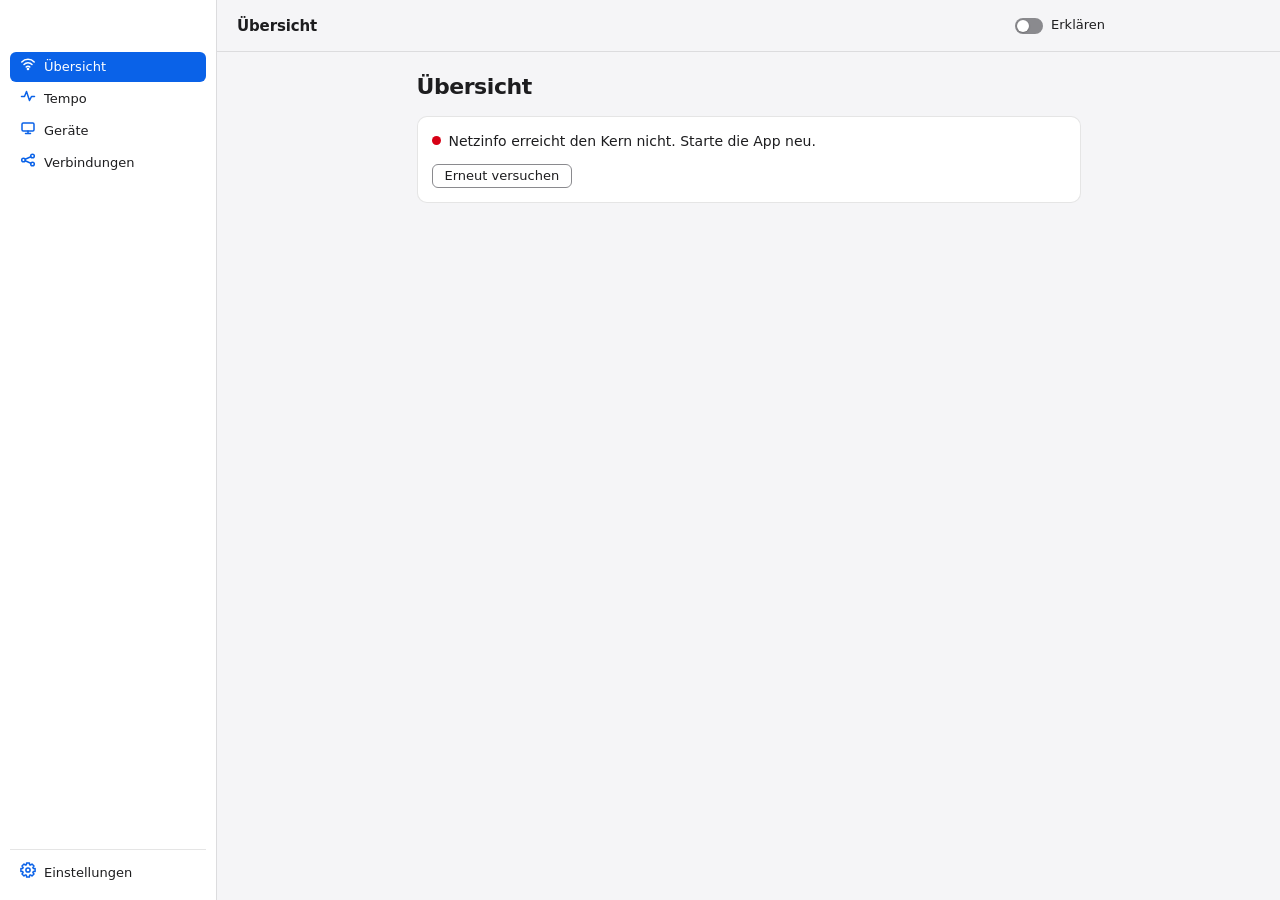
<file: app/ui/index.html>
<!doctype html>
<html lang="de">
<head>
  <meta charset="utf-8">
  <meta name="viewport" content="width=device-width, initial-scale=1">
  <title>Netzinfo</title>
  <link rel="stylesheet" href="style.css">
  <link rel="stylesheet" href="ansichten/dieses-netz.css">
  <link rel="stylesheet" href="ansichten/gemerkte-netze.css">
  <link rel="stylesheet" href="ansichten/pruefung.css">
  <link rel="stylesheet" href="ansichten/qualitaet.css">
  <link rel="stylesheet" href="ansichten/geraete.css">
  <link rel="stylesheet" href="ansichten/verbindungen.css">
  <link rel="stylesheet" href="ansichten/offen.css">
  <link rel="stylesheet" href="ansichten/live.css">
  <link rel="stylesheet" href="ansichten/uebersicht.css">
  <link rel="stylesheet" href="ansichten/tempo.css">
  <script defer src="bilder.js"></script>
  <script defer src="app.js"></script>
  <script defer src="ansichten/dieses-netz.js"></script>
  <script defer src="ansichten/gemerkte-netze.js"></script>
  <script defer src="ansichten/pruefung.js"></script>
  <script defer src="ansichten/qualitaet.js"></script>
  <script defer src="ansichten/geraete.js"></script>
  <script defer src="ansichten/verbindungen.js"></script>
  <script defer src="ansichten/offen.js"></script>
  <script defer src="ansichten/live.js"></script>
  <script defer src="ansichten/uebersicht.js"></script>
  <script defer src="ansichten/tempo.js"></script>
</head>
<body>
  <nav class="seite" aria-label="Bereiche">
    <div class="ziehen" data-tauri-drag-region></div>
    <div class="menue" id="menue" role="tablist" aria-orientation="vertical"></div>
  </nav>
  <main class="inhalt">
    <header class="leiste">
      <div class="ziehen" data-tauri-drag-region></div>
      <h1 id="titel" data-tauri-drag-region></h1>
      <button class="erklaeren-schalter" id="erklaeren" role="switch" aria-checked="false" title="Erklärt jede Zeile mit einem Satz">
        <span class="spur"></span><span>Erklären</span>
      </button>
      <button class="knopf" id="aktualisieren" title="Aktualisieren (⌘R)">Aktualisieren <span class="kbd" aria-hidden="true">⌘R</span></button>
    </header>
    <div class="scroll" id="scroll" role="tabpanel" tabindex="-1" aria-labelledby="titel"></div>
  </main>
</body>
</html>
</file>
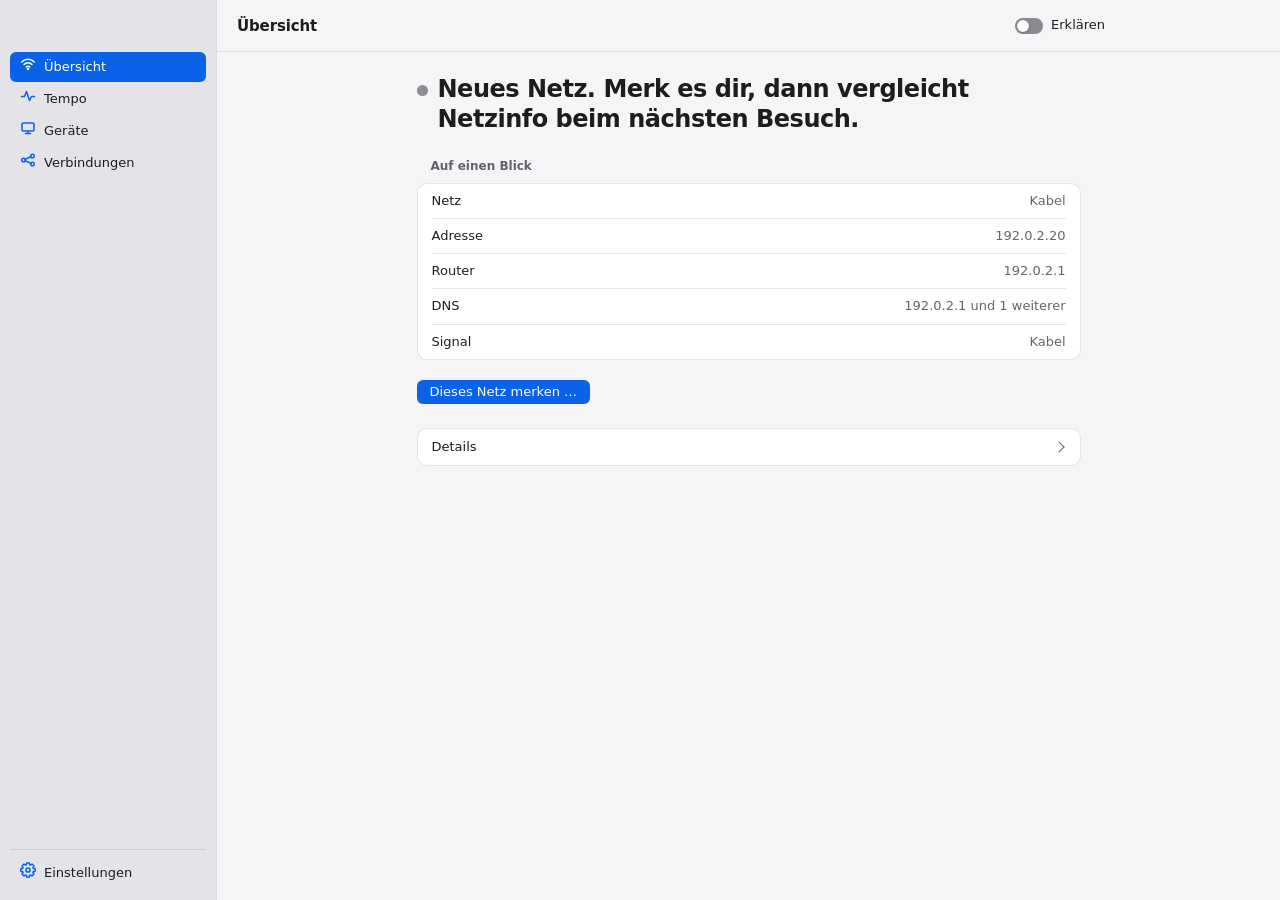
<file: app/vorschau.html>
<!doctype html>
<html lang="de">
<head>
  <meta charset="utf-8">
  <title>Netzinfo Vorschau</title>
  <!-- Nur zum Entwickeln, die App lädt diese Datei nicht. Ersetzt Tauri durch erfundene Daten und lädt dann
       die echte Oberfläche aus ui/. Aufruf: vorschau.html#bekannt  oder  #unbekannt,formular  oder
       #netze  #pruefung  #vpn  #fehler, dazu optional ,erklaeren  und  ,netze-vergessen. Der erste Start eines Fremden: ,erster-start
       (vorschau/erster-start.js). -->
  <link rel="stylesheet" href="ui/style.css">
  <link rel="stylesheet" href="ui/ansichten/dieses-netz.css">
  <link rel="stylesheet" href="ui/ansichten/gemerkte-netze.css">
  <link rel="stylesheet" href="ui/ansichten/pruefung.css">
  <link rel="stylesheet" href="ui/ansichten/qualitaet.css">
  <link rel="stylesheet" href="ui/ansichten/geraete.css">
  <link rel="stylesheet" href="ui/ansichten/verbindungen.css">
  <link rel="stylesheet" href="ui/ansichten/offen.css">
  <link rel="stylesheet" href="ui/ansichten/live.css">
  <link rel="stylesheet" href="ui/ansichten/uebersicht.css">
  <link rel="stylesheet" href="ui/ansichten/tempo.css">
  <style>
    /* Chrome hat kein Fenstermaterial: die Seitenleiste bekommt hier ersatzweise ihre Farbe. */
    html { background: #e4e4e8; }
    @media (prefers-color-scheme: dark) { html { background: #2c2c2e; } }
  </style>
  <script>
    const marken = location.hash.slice(1).split(',');
    const t = 1793050200; // Mo 26.10.2026, 21:30 UTC
    const fp = (router, domain, subnet) => ({ router, dhcp_server: router, domain, subnet });
    let netze = [
      { name: 'WG', fingerprint: fp('192.0.2.1', 'fritz.box', '192.0.2.0/24'), meins: true, first_seen: t - 86400 * 90, last_seen: t },
      { name: 'Arbeit', fingerprint: fp('203.0.113.1', 'firma.example', '203.0.113.0/24'), meins: false, first_seen: t - 86400 * 40, last_seen: t - 86400 * 3 },
      { name: 'Hotspot', fingerprint: fp('198.51.100.65', null, '198.51.100.64/28'), meins: false, first_seen: t - 86400 * 12, last_seen: t - 86400 * 9 },
    ];
    const subnet = { ip: '192.0.2.20', prefix: 24, mask: '255.255.255.0', network: '192.0.2.0', broadcast: '192.0.2.255', first: '192.0.2.1', last: '192.0.2.254', hosts: 254 };
    const wlan = { interface: 'en0', ip: '192.0.2.20', subnet, router: '192.0.2.1', dhcp_server: '192.0.2.1', dhcp_dns: ['192.0.2.1', '192.0.2.53'], system_dns: ['192.0.2.1', '2001:db8::53'], domain: 'fritz.box' };
    const vpn = { interface: 'utun4', ip: '198.51.100.7', subnet: null, router: '198.51.100.1', dhcp_server: null, dhcp_dns: [], system_dns: ['198.51.100.53'], domain: null };
    const kein = 'Kein Netz gefunden: Es gibt keine Default-Route. Verbinde den Mac mit WLAN oder Kabel und versuche es noch mal.';
    const antworten = {
      dieses_netz: async () => {
        if (marken.includes('fehler')) throw kein;
        if (marken.includes('vpn')) return { info: vpn, netz: null, erkennung_fehler: 'Dieses Netz lässt sich nicht wiedererkennen: Ohne DHCP-Antwort (z. B. bei einem VPN-Tunnel) gibt es keinen Fingerabdruck. Verbinde dich direkt mit dem WLAN oder Kabel und versuche es noch mal.', hinweis: null };
        const bekannt = marken.includes('bekannt');
        return { info: wlan, netz: bekannt ? { ...netze[0], last_seen: t - 3600 * 20 } : null, erkennung_fehler: null, hinweis: null };
      },
      gemerkte_netze: async () => (marken.includes('leerliste') ? [] : netze),
      netz_merken: async ({ name }) => {
        if (name.trim() === '') throw 'Der Name ist leer. Beispiel: `netzinfo merken WG`.';
        if (name.trim() === 'WG') throw 'Der Name „WG“ ist schon für ein anderes Netz vergeben. Nimm einen anderen Namen oder `netzinfo vergessen WG`.';
      },
      netz_vergessen: async ({ name }) => { netze = netze.filter((n) => n.name !== name); },
      dns_verschluesselt: async () => {
        if (marken.includes('dns-fehler')) throw 'Kein Netz gefunden: Es gibt keine Default-Route. Verbinde den Mac mit WLAN oder Kabel und versuche es noch mal.';
        const gesperrt = marken.includes('dns-gesperrt');
        return { netz: 'WG', vorher: null, messung: { dot: gesperrt ? 'Blockiert' : 'Erreichbar', doh: 'Erreichbar', ddr: gesperrt ? null : ['1 dns.example alpn=h2,dot port=853 ipv4hint=192.0.2.53'], zeit: t } };
      },
    };
    window.VORSCHAU = antworten;
    window.__TAURI__ = { core: { invoke: async (befehl, args) => {
      if (!VORSCHAU[befehl]) throw `Command ${befehl} not found`;
      return VORSCHAU[befehl](args);
    } } };

    addEventListener('DOMContentLoaded', () => setTimeout(() => {
      // Teilansichten (teil: true) haben keinen Eintrag in der Seitenleiste: „tab-<id>“ zeigt sie dann direkt.
      const klick = (s) => { const e = document.querySelector(s); if (e) e.click(); else if (s.startsWith('#tab-')) Netz.zeige(s.slice(5)); };
      for (const m of marken) if (m.startsWith('tab-') && !document.getElementById(m)) Netz.zeige(m.slice(4));
      if (marken.includes('netze')) klick('#tab-gemerkte-netze');
      if (marken.includes('pruefung')) klick('#tab-pruefung');
      if (marken.includes('geraete')) klick('#tab-geraete');
      setTimeout(() => {
        if (marken.includes('erklaeren')) klick('#erklaeren');
        if (marken.includes('formular')) klick('.aktion button');
        if (marken.includes('formular-fehler')) { klick('.aktion button'); document.querySelector('.formular').requestSubmit(); }
      }, 1500);  // „Dieses Netz“ lädt Netz und Funk gemeinsam; 150 ms reichten nicht mehr (Chrome rechnet in virtueller Zeit, kostet nichts)
      // After the tab click of the render script: open the first „Woher?“ / the first delete confirmation.
      setTimeout(() => {
        if (marken.includes('woher')) klick('.woher-knopf');
        if (marken.includes('loeschen')) klick('.knopf.gefahr');
      }, 900);
    }, 100));
  </script>
  <script src="vorschau/dieses-netz.js"></script>
  <script src="vorschau/gemerkte-netze.js"></script>
  <script src="vorschau/pruefung.js"></script>
  <script src="vorschau/qualitaet.js"></script>
  <script src="vorschau/geraete.js"></script>
  <script src="vorschau/verbindungen.js"></script>
  <script src="vorschau/offen.js"></script>
  <script src="vorschau/live.js"></script>
  <script src="vorschau/engpass.js"></script>
  <script src="vorschau/erster-start.js"></script>
  <script defer src="ui/bilder.js"></script>
  <script defer src="ui/app.js"></script>
  <script defer src="ui/ansichten/dieses-netz.js"></script>
  <script defer src="ui/ansichten/gemerkte-netze.js"></script>
  <script defer src="ui/ansichten/pruefung.js"></script>
  <script defer src="ui/ansichten/qualitaet.js"></script>
  <script defer src="ui/ansichten/geraete.js"></script>
  <script defer src="ui/ansichten/verbindungen.js"></script>
  <script defer src="ui/ansichten/offen.js"></script>
  <script defer src="ui/ansichten/live.js"></script>
  <script defer src="ui/ansichten/uebersicht.js"></script>
  <script defer src="ui/ansichten/tempo.js"></script>
</head>
<body>
  <nav class="seite" aria-label="Bereiche">
    <div class="ziehen"></div>
    <div class="menue" id="menue" role="tablist" aria-orientation="vertical"></div>
  </nav>
  <main class="inhalt">
    <header class="leiste">
      <h1 id="titel"></h1>
      <button class="erklaeren-schalter" id="erklaeren" role="switch" aria-checked="false" title="Erklärt jede Zeile mit einem Satz"><span class="spur"></span><span>Erklären</span></button>
      <button class="knopf" id="aktualisieren">Aktualisieren <span class="kbd" aria-hidden="true">⌘R</span></button>
    </header>
    <div class="scroll" id="scroll" role="tabpanel" tabindex="-1" aria-labelledby="titel"></div>
  </main>
</body>
</html>
</file>
<file: app/ui/style.css>
/* Netzinfo: Mac-Optik. Systemschrift, System Settings als Vorbild. */

:root {
  color-scheme: light dark;
  --bg: #f5f5f7;
  --gruppe: #fff;
  --fg: #1d1d1f;
  --fg2: #626267;
  --linie: rgba(0, 0, 0, 0.1);
  --rand: #8a8a8e;  /* Rand von Knöpfen und Feldern, Schalterspur: 3:1 gegen Seite, Gruppe und Knopf */
  --fokus: #0a62e8;  /* Fokusring: 3:1 gegen Seite, Gruppe und Knopf */
  --accent-lesbar: var(--accent);  /* Akzent für Symbole, Kurven und Linien, im Dunkeln aufgehellt */
  --knopf: #fff;
  --knopf-aktiv: #ececef;
  --seite-solid: #e8e8ea;
  --gruen: #1f7a36;
  --orange: #a35200;
  --rot: #d70015;
  --rot-text: var(--rot);  /* roter Knopftext, im Dunkeln auf dem Knopfgrund 4,5:1 */
  --grau: #8e8e93;
  --accent: #0a62e8;
  --auf-accent: #fff;
}
@supports (color: -apple-system-control-accent) {
  :root { --accent: -apple-system-control-accent; }
}
@supports (color: AccentColor) {
  :root { --accent: AccentColor; --auf-accent: AccentColorText; }
}
@media (prefers-color-scheme: dark) {
  :root {
    --bg: #1e1e1e;
    --gruppe: #2a2a2c;
    --fg: #f5f5f7;
    --fg2: #aeaeb2;
    --linie: rgba(255, 255, 255, 0.12);
    --rand: #8e8e93;
    --fokus: #5aa0ff;
    --accent-lesbar: color-mix(in srgb, var(--accent) 60%, #fff);
    --knopf: #3a3a3c;
    --knopf-aktiv: #4a4a4d;
    --seite-solid: #2c2c2e;
    --gruen: #30d158;
    --orange: #ff9f0a;
    --rot: #ff6961;
    --rot-text: #ff8a84;
    --accent: #0070f0;
  }
}

* { box-sizing: border-box; }
html, body { height: 100%; margin: 0; background: transparent; }
body {
  display: flex;
  font: 13px/1.4 -apple-system, system-ui, sans-serif;
  color: var(--fg);
  -webkit-font-smoothing: antialiased;
  cursor: default;
  -webkit-user-select: none;
  user-select: none;
}
dd, .meldung, .wert { -webkit-user-select: text; user-select: text; }
h1, h2, p, dl, dd, ul { margin: 0; }
button, input, select { font: inherit; color: inherit; }
:focus-visible { outline: 2px solid var(--fokus); outline-offset: 2px; }
/* Überschriften, Sätze und Inhaltsfeld bekommen den Fokus nur per Skript (zumKopf, nach dem Neuzeichnen): ohne eigenen Ring. */
.scroll:focus, :is(h2, h3, p)[tabindex='-1']:focus { outline: none; }
/* Gekürzter Text: eine Zeile mit Auslassung. Der volle Text bleibt im DOM, VoiceOver liest ihn. */
.kuerzen { min-width: 0; overflow: hidden; text-overflow: ellipsis; white-space: nowrap; }
/* Nur für VoiceOver: unsichtbar, aber im Vorlesebaum. */
.nur-vorlesen { position: absolute; width: 1px; height: 1px; margin: -1px; padding: 0; border: 0; overflow: hidden; clip-path: inset(50%); white-space: nowrap; }
input[aria-invalid='true'] { border-color: var(--rot); }
.num, .wert { font-variant-numeric: tabular-nums; }

/* Seitenleiste: läuft bis ganz nach oben, Material kommt vom Fenster */
.seite {
  display: flex; flex-direction: column;
  flex: none;
  width: 216px;
  padding: 52px 10px 12px;
  position: relative;
  overflow-y: auto;
}
@media (prefers-reduced-transparency: reduce) {
  .seite { background: var(--seite-solid); }
}
.ziehen { position: absolute; inset: 0 0 auto 0; height: 52px; }
.menue { display: flex; flex-direction: column; gap: 20px; flex: 1; }
.unten { flex: none; margin-top: 12px; padding-top: 8px; border-top: 0.5px solid var(--linie); }
.abschnitt { display: flex; flex-direction: column; gap: 2px; }
.abschnitt-titel { padding: 0 10px 4px; font-size: 11px; font-weight: 600; color: var(--fg2); }
.eintrag {
  display: flex; align-items: center; gap: 8px;
  height: 30px; padding: 0 10px;
  border: 0; border-radius: 6px; background: none;
  text-align: left; width: 100%;
}
.eintrag svg { width: 16px; height: 16px; flex: none; color: var(--accent-lesbar); }
.eintrag:hover:not(:is([aria-selected="true"], [aria-current="page"])) { background: color-mix(in srgb, var(--fg) 7%, transparent); }
.eintrag:focus-visible { outline-offset: -2px; }
.eintrag:is([aria-selected="true"], [aria-current="page"]):focus-visible { outline-color: var(--auf-accent); }
.inaktiv .eintrag:is([aria-selected="true"], [aria-current="page"]):focus-visible { outline-color: var(--fokus); }
/* Selection: system accent while the window is active, grey otherwise (html.inaktiv, set in app.js). */
.eintrag:is([aria-selected="true"], [aria-current="page"]) { background: var(--accent); color: var(--auf-accent); }
.eintrag:is([aria-selected="true"], [aria-current="page"]) svg { color: inherit; }
.inaktiv .eintrag:is([aria-selected="true"], [aria-current="page"]) { background: color-mix(in srgb, var(--fg) 14%, transparent); color: var(--fg); }
.inaktiv .eintrag:is([aria-selected="true"], [aria-current="page"]) svg { color: var(--fg2); }
.eintrag:active:not(:is([aria-selected="true"], [aria-current="page"])) { background: color-mix(in srgb, var(--fg) 16%, transparent); }

/* Inhalt: fest, mit Werkzeugleiste */
.inhalt {
  flex: 1; min-width: 0;
  display: flex; flex-direction: column;
  background: var(--bg);
  border-left: 0.5px solid var(--linie);
}
.leiste {
  flex: none; height: 52px; padding: 0 20px;
  display: flex; align-items: center; gap: 8px;
  border-bottom: 0.5px solid var(--linie);
  position: relative;
}
.leiste h1 { font-size: 15px; font-weight: 600; flex: 1; min-width: 0; line-height: 24px; letter-spacing: -0.01em; white-space: nowrap; overflow: hidden; text-overflow: ellipsis; }
.leiste > * { position: relative; }
.leiste .ziehen { height: 100%; position: absolute; }
.erklaeren-schalter:hover { background: color-mix(in srgb, var(--fg) 7%, transparent); }
.erklaeren-schalter { display: flex; align-items: center; gap: 8px; height: 24px; margin-right: 6px; border: 0; background: none; padding: 0 4px; border-radius: 6px; white-space: nowrap; }
.spur {
  width: 28px; height: 16px; border-radius: 8px; flex: none;
  background: var(--rand);
  position: relative; transition: background 0.15s ease-out;
}
.spur::after {
  content: ""; position: absolute; top: 2px; left: 2px;
  width: 12px; height: 12px; border-radius: 50%; background: #fff; box-shadow: 0 0.5px 1.5px rgba(0, 0, 0, 0.35);
  transition: transform 0.15s ease-out;
}
[aria-checked="true"] > .spur { background: var(--accent); }
[aria-checked="true"] > .spur::after { transform: translateX(12px); }
.erklaeren-schalter:active .spur::after { width: 14px; }

.knopf {
  height: 24px; padding: 0 12px; border-radius: 6px;
  border: 1px solid var(--rand); background: var(--knopf);
  display: inline-flex; align-items: center; gap: 6px;
}
.knopf[hidden] { display: none; }
/* Der Kopf bleibt stehen, wenn eine Ansicht ⌘R selbst belegt: Schalter und Titel wandern nicht. */
#aktualisieren[hidden] { display: inline-flex; visibility: hidden; }
.knopf:hover:not(:disabled) { background: color-mix(in srgb, var(--knopf) 92%, var(--fg)); }
.knopf:active:not(:disabled) { background: var(--knopf-aktiv); }
.knopf.haupt { background: var(--accent); color: var(--auf-accent); border-color: transparent; }
.knopf.haupt:hover:not(:disabled) { background: var(--accent); filter: brightness(1.08); }
.knopf.haupt:active:not(:disabled) { background: var(--accent); filter: brightness(0.88); }
.knopf:disabled { opacity: 0.5; }
.knopf .kbd { color: var(--fg2); font-size: 12px; }

.scroll { flex: 1; overflow-y: auto; }
.ansicht { max-width: 720px; margin: 0 auto; padding: 22px 28px 40px; }
.ansicht.neu { animation: rein 0.18s ease-out; }
@keyframes rein { from { opacity: 0; transform: translateY(4px); } }

/* Kopf einer Ansicht: ein Name, eine Statuszeile */
.kopf h2 { font-size: 22px; font-weight: 600; letter-spacing: -0.02em; line-height: 1.2; }
.status { display: flex; align-items: center; gap: 8px; margin-top: 6px; font-size: 15px; font-weight: 500; line-height: 1.35; color: var(--fg); }
.punkt { width: 9px; height: 9px; border-radius: 50%; flex: none; background: var(--grau); }
/* Antwort oben in jeder Ansicht (#208): Statuspunkt und Satz sind die Überschrift. Der Punkt ist Zugabe, das Wort steht im Satz. */
.kopf h2.antwort { display: flex; align-items: baseline; gap: 10px; font-size: 24px; letter-spacing: -0.02em; line-height: 1.25; text-wrap: balance; }
.kopf h2.antwort .punkt { width: 11px; height: 11px; transform: translateY(-1px); }
.punkt.gruen { background: var(--gruen); }
.punkt.orange { background: var(--orange); }
.punkt.rot { background: var(--rot); }
.aktion { margin-top: 16px; }

/* Gruppen wie in den Systemeinstellungen */
.gruppe { margin-top: 24px; }
.gruppe > h3 { margin: 0 0 8px 14px; font-size: 12px; font-weight: 600; color: var(--fg2); }
.liste { background: var(--gruppe); border-radius: 10px; border: 0.5px solid var(--linie); }
.zeile { display: flex; flex-wrap: wrap; align-items: baseline; gap: 2px 16px; margin: 0 14px; padding: 8px 0; }
.zeile + .zeile { border-top: 0.5px solid var(--linie); }
.zeile dt, .zeile > .label { flex: none; }
.zeile .wert { flex: 1; text-align: right; color: color-mix(in srgb, var(--fg) 68%, transparent); min-width: 0; overflow-wrap: anywhere; }
.wert.leer { color: var(--fg2); }
.erklaerung { display: none; flex-basis: 100%; font-size: 12px; color: var(--fg2); line-height: 1.4; }
.erklaeren .erklaerung { display: block; }
.fuss { margin: 8px 14px 0; font-size: 12px; color: var(--fg2); }

/* Auswahl- und Textfelder sehen aus wie ein .knopf; Formulare in Listen überschreiben das unten. */
select, input[type="text"], input[type="password"] {
  height: 24px; padding: 0 8px; border-radius: 6px;
  border: 1px solid var(--rand); background: var(--knopf); color: var(--fg);
}
select:focus-visible, input[type="text"]:focus-visible, input[type="password"]:focus-visible { outline-offset: 0; border-color: var(--fokus); }
input[type="text"], input[type="password"] { -webkit-user-select: text; user-select: text; }
input[type="text"]::placeholder, input[type="password"]::placeholder { color: var(--fg2); opacity: 1; }
select:disabled, input[type="text"]:disabled, input[type="password"]:disabled { opacity: 0.5; }

/* Formular */
.formular input[type="text"], .formular input[type="password"] {
  flex: 1; height: 24px; padding: 0 8px; margin: 0; text-align: left;
  border: 0; background: none; border-radius: 5px; -webkit-user-select: text; user-select: text;
}
.formular input[type="text"]::placeholder, .formular input[type="password"]::placeholder { color: var(--fg2); }
.haken { display: flex; align-items: center; gap: 8px; flex: 1; }
.haken input { width: 14px; height: 14px; margin: 0; accent-color: var(--accent); }
.hilfe { flex-basis: 100%; padding-left: 22px; font-size: 12px; color: var(--fg2); }
.knoepfe { display: flex; justify-content: flex-end; gap: 8px; margin: 12px 0 4px; }

/* Gemerkte Netze */
.netz-name { font-weight: 500; }
.marke { color: var(--fg2); }
.netz-zeile { display: flex; flex-wrap: wrap; align-items: center; gap: 4px 12px; margin: 0 14px; padding: 9px 0; }
.netz-zeile + .netz-zeile { border-top: 0.5px solid var(--linie); }
.netz-zeile .text { flex: 1; min-width: 0; }
.netz-zeile .fein { color: var(--fg2); font-size: 12px; }
.bestaetigung { flex-basis: 100%; display: flex; align-items: center; gap: 8px; flex-wrap: wrap; }
.bestaetigung { padding: 2px 0; }
.bestaetigung p { flex: 1; min-width: 200px; font-size: 12px; color: var(--fg2); }
.knopf.gefahr { color: var(--rot-text); }

/* „Woher?“ (Netz.woher): Aktion der Zeile, das Feld öffnet sich darunter. Die Textfarbe hält 4,5:1 auch im dunklen Modus. */
.woher-knopf { border: 0; background: none; color: color-mix(in srgb, var(--accent) 65%, var(--fg)); font-size: 12px; padding: 3px 6px; margin: 0 -6px 0 0; border-radius: 5px; }
.woher-knopf:hover { background: var(--knopf-aktiv); }
.woher-inhalt { flex-basis: 100%; }
.woher-inhalt .fein, .woher-inhalt p { margin: 0; color: var(--fg2); font-size: 12px; }
.woher-kette { list-style: none; margin: 6px 0; padding: 0; font-size: 12px; }

/* Meldung und leerer Zustand */
.meldung { display: flex; gap: 8px; align-items: baseline; margin-top: 16px; font-size: 14px; line-height: 1.45; color: var(--fg); }
.meldung .punkt { transform: translateY(-1px); }
.fehler-karte { display: flex; flex-direction: column; align-items: flex-start; gap: 12px; margin-top: 16px; padding: 14px; background: var(--gruppe); border: 0.5px solid var(--linie); border-radius: 10px; }
.fehler-karte .meldung { margin-top: 0; }
/* Unbehandelter Fehler (app.js, fang): schwebt unten rechts über dem Inhalt, bis man ihn schließt. */
.fehlerband { position: fixed; right: 16px; bottom: 16px; z-index: 10; max-width: min(440px, calc(100vw - 32px)); display: flex; flex-wrap: wrap; justify-content: flex-end; gap: 8px; padding: 12px 14px; background: var(--gruppe); border: 0.5px solid var(--linie); border-radius: 10px; box-shadow: 0 6px 24px rgba(0, 0, 0, 0.18); }
.fehlerband .meldung { flex-basis: 100%; margin-top: 0; }
.meldung code { font: 0.92em ui-monospace, SFMono-Regular, Menlo, monospace; white-space: nowrap; }
.leer-zustand {
  padding: 40px 0;
  display: flex; flex-direction: column; align-items: center; gap: 10px;
  text-align: center; color: var(--fg2); font-size: 14px; line-height: 1.45;
}
/* Direkt auf der Seite: füllt den Rest unter dem Kopf und steht darin leicht über der Mitte. */
.ansicht:has(> .leer-zustand) { display: flex; flex-direction: column; min-height: 100%; }
.ansicht > .leer-zustand { flex: 1; justify-content: center; padding: 0 0 8vh; }
.leer-zustand svg { width: 32px; height: 32px; }
/* Strichbilder (ui/bilder.js): .grund trägt die Farbe der Fläche darunter, sonst gibt es im Dunkelmodus helle Flecken. */
.leer-zustand .leer-bild svg { width: 112px; height: 112px; }
.leer-bild .strich { fill: var(--fg2); }
.leer-bild .grund { fill: var(--bg); }
:is(.karte, .liste, .kachel) .leer-bild .grund { fill: var(--gruppe); }
.leer-bild .akzent { fill: var(--accent); }
.leer-zustand p { max-width: 340px; }

@media (prefers-reduced-motion: reduce) {
  *, *::before, *::after { animation: none !important; transition: none !important; scroll-behavior: auto !important; }
}
.formular .liste { padding: 8px 0; }
.formular .zeile { padding: 12px 0; }
.formular .zeile:has(input[type="text"], input[type="password"]) { align-items: center; }

/* Karte: Qualität und Geräte teilen die Grundform (Geräte überschreibt Füllung und Abstände). */
.karte { margin-top: 16px; padding: 12px 10px 8px; background: var(--gruppe); border: 0.5px solid var(--linie); border-radius: 10px; }

/* Erklärzeilen in Geräte und Verbindungen: nur im Erklärmodus. */
.erklaer-gruppe { display: none; }
.erklaeren .erklaer-gruppe { display: block; }

/* „Details“ (<details class="details"><summary>…</summary>…</details>): eine Zeile wie in den Systemeinstellungen,
   Text links, Pfeil rechts. Alle Ansichten verwenden genau diese Klasse und bauen kein eigenes Aussehen. */
details.details { margin-top: 24px; background: var(--gruppe); border: 0.5px solid var(--linie); border-radius: 10px; }
details.details > summary {
  display: flex; align-items: center; justify-content: space-between; gap: 12px;
  min-height: 36px; padding: 8px 14px; border-radius: 10px;
  font-weight: 500; list-style: none; cursor: default;
}
details.details > summary::-webkit-details-marker { display: none; }
details.details > summary::after {
  content: ""; flex: none; width: 7px; height: 7px; margin-right: 3px;
  border: solid var(--fg2); border-width: 0 1.5px 1.5px 0;
  transform: rotate(-45deg); transition: transform 0.18s ease-out;
}
details.details[open] > summary::after { transform: rotate(45deg); }
details.details > summary:hover { background: color-mix(in srgb, var(--fg) 5%, transparent); }
details.details > summary:focus-visible { outline-offset: -2px; }
details.details[open] > summary { border-bottom-left-radius: 0; border-bottom-right-radius: 0; border-bottom: 0.5px solid var(--linie); }
details.details > :not(summary) { margin-left: 14px; margin-right: 14px; }
details.details > :not(summary):last-child { margin-bottom: 14px; }
details.details > summary + * { margin-top: 12px; }
</file>
<file: app/ui/ansichten/dieses-netz.css>
/* Styles for the view „dieses-netz“ only. */
/* Kopf: Netzname und Status sind die erste Aussage der Ansicht. */
[data-ansicht='dieses-netz'] .kopf h2 { font-size: 30px; letter-spacing: -0.025em; line-height: 1.1; }
[data-ansicht='dieses-netz'] .status { flex-wrap: wrap; gap: 2px 8px; margin-top: 8px; font-size: 15px; }
[data-ansicht='dieses-netz'] .status + .status { margin-top: 4px; }
[data-ansicht='dieses-netz'] .status-wort { color: var(--fg); font-weight: 500; }
[data-ansicht='dieses-netz'] .status-rest { color: var(--fg2); font-weight: 400; }
/* Farbe nur für eine Bewertung. Gemischt mit der Schriftfarbe, damit sie 4,5:1 hält (hell wie dunkel). */
[data-ansicht='dieses-netz'] .wert.gut { color: color-mix(in srgb, var(--gruen) 80%, var(--fg)); }
[data-ansicht='dieses-netz'] .wert.mittel { color: color-mix(in srgb, var(--orange) 80%, var(--fg)); }
[data-ansicht='dieses-netz'] .wert.schlecht { color: color-mix(in srgb, var(--rot) 80%, var(--fg)); }
/* Mehrere Werte untereinander */
[data-ansicht='dieses-netz'] .wert.stapel { white-space: pre-line; }
/* Aufklappen für seltene Werte: letzte Zeile der Gruppe, keine eigene Karte. */
[data-ansicht='dieses-netz'] .gruppe:has(> .mehr) > .liste { border-bottom: 0; border-radius: 10px 10px 0 0; }
[data-ansicht='dieses-netz'] .mehr { background: var(--gruppe); border: 0.5px solid var(--linie); border-radius: 0 0 10px 10px; }
[data-ansicht='dieses-netz'] .mehr summary { padding: 8px 14px; cursor: pointer; color: var(--fg2); }
[data-ansicht='dieses-netz'] .mehr dl { margin: 0; }
[data-ansicht='dieses-netz'] .mehr .zeile { border-top: 0.5px solid var(--linie); }
/* Unbekanntes Netz: Strichbild, ein Satz, die Hauptaktion. */
[data-ansicht='dieses-netz'] .neues-netz { margin-top: 8px; }
[data-ansicht='dieses-netz'] .neues-netz .leer-zustand { padding: 16px 0 0; gap: 8px; }
[data-ansicht='dieses-netz'] .neues-netz .leer-bild svg { width: 96px; height: 96px; }
[data-ansicht='dieses-netz'] .neues-netz .aktion { margin-top: 16px; display: flex; justify-content: center; }
[data-ansicht='dieses-netz'] .neues-netz .formular { width: 100%; }
/* Knöpfe gehören in ihre Karte: eigene Zeile am Fuß, rechtsbündig. */
[data-ansicht='dieses-netz'] .aktionszeile { display: flex; flex-direction: column; align-items: flex-end; gap: 8px; padding: 10px 0; }
[data-ansicht='dieses-netz'] .aktionszeile .fuss { margin: 0; }
/* Neuer Messwert: die Gruppe blendet kurz ein. */
[data-ansicht='dieses-netz'] .frisch { animation: rein 0.18s ease-out; }
/* Keine Waisen in Sätzen */
[data-ansicht='dieses-netz'] :is(.meldung, .fuss, .hilfe, .ort-status, .stand .label) { text-wrap: pretty; }
/* Stand der Messung mit „Neu messen“ */
[data-ansicht='dieses-netz'] .stand { align-items: center; }
[data-ansicht='dieses-netz'] .stand .label { font-size: 12px; color: var(--fg2); white-space: normal; flex: 1; min-width: 0; }
/* Standortfreigabe (#35) */
[data-ansicht='dieses-netz'] .ort-karte .zeile { display: block; }
[data-ansicht='dieses-netz'] .ort-karte summary { cursor: pointer; color: var(--fg2); }
[data-ansicht='dieses-netz'] .ort-karte .zeile.aktionszeile { display: flex; }
[data-ansicht='dieses-netz'] .ort-karte .ort-status { margin: 0; }
/* Nur für VoiceOver: Ergebnis der DNS-Messung, einmal höflich angesagt. */
/* Lange Netznamen und Zonen-IDs brechen um. */
[data-ansicht='dieses-netz'] .kopf h2 { overflow-wrap: anywhere; }
[data-ansicht='dieses-netz'] .stapel, [data-ansicht='dieses-netz'] .stand .label { overflow-wrap: anywhere; }
</file>
<file: app/ui/ansichten/gemerkte-netze.css>
/* Styles for the view „gemerkte-netze“ only. */
[data-ansicht='gemerkte-netze'] .netz-zeile { padding: 16px 0; gap: 8px 0; }
[data-ansicht='gemerkte-netze'] .kopf-zeile { flex-basis: 100%; display: flex; align-items: center; gap: 8px; }
[data-ansicht='gemerkte-netze'] .name-ort { flex: 1; min-width: 0; min-height: 30px; display: flex; align-items: center; gap: 4px 12px; flex-wrap: wrap; }
[data-ansicht='gemerkte-netze'] .netz-name { margin: 0; font-size: 15px; font-weight: 600; letter-spacing: -0.01em; overflow-wrap: anywhere; }
[data-ansicht='gemerkte-netze'] .hier { display: inline-flex; align-items: center; gap: 6px; font-size: 12px; color: var(--fg); }
[data-ansicht='gemerkte-netze'] .felder { flex-basis: 100%; display: grid; grid-template-columns: repeat(auto-fill, minmax(104px, 1fr)); gap: 8px 16px; }
[data-ansicht='gemerkte-netze'] .feld { display: flex; flex-direction: column; gap: 2px; min-width: 0; }
[data-ansicht='gemerkte-netze'] .fl { font-size: 12px; color: var(--fg2); }
[data-ansicht='gemerkte-netze'] .fw { font-size: 13px; display: flex; align-items: center; gap: 6px; overflow-wrap: anywhere; }
[data-ansicht='gemerkte-netze'] .fw .punkt { width: 8px; height: 8px; }
[data-ansicht='gemerkte-netze'] .netz-zeile .umbenennen { flex: 1; width: 100%; }
[data-ansicht='gemerkte-netze'] .meins-zeile { flex-basis: 100%; margin-top: 0; }
[data-ansicht='gemerkte-netze'] .meins-zeile .erklaeren-schalter { padding-left: 0; }
[data-ansicht='gemerkte-netze'] .zeilenfehler { flex-basis: 100%; }
[data-ansicht='gemerkte-netze'] .zeilenfehler .meldung { margin-top: 2px; font-size: 12px; }
[data-ansicht='gemerkte-netze'] .zeilenfehler .rueckmeldung { margin-top: 2px; }
[data-ansicht='gemerkte-netze'] .block { padding: 14px; }
[data-ansicht='gemerkte-netze'] .block .erklaeren-schalter { padding-left: 0; margin-right: 0; }
[data-ansicht='gemerkte-netze'] .block .fein { margin: 8px 0 0; font-size: 12px; color: var(--fg2); text-wrap: balance; }
[data-ansicht='gemerkte-netze'] .block .fein:first-child { margin-top: 0; }
[data-ansicht='gemerkte-netze'] .fritz-benutzer { margin: 0; font-weight: 500; }
[data-ansicht='gemerkte-netze'] .aktionen, [data-ansicht='gemerkte-netze'] .fritz-formular .knoepfe { display: flex; gap: 8px; margin-top: 12px; }
[data-ansicht='gemerkte-netze'] .fritz-formular { display: flex; flex-direction: column; gap: 8px; }
[data-ansicht='gemerkte-netze'] .fritz-formular input { width: 100%; }
[data-ansicht='gemerkte-netze'] .fritz-formular .fein { margin: 0; }
[data-ansicht='gemerkte-netze'] .fritz-formular .knoepfe { justify-content: flex-end; margin: 4px 0 0; }
[data-ansicht='gemerkte-netze'] .gruppe > .liste > .leer-zustand { padding: 24px 0; }
[data-ansicht='gemerkte-netze'] .fuss { text-wrap: pretty; }
/* The error sits right under the header (and the field), not at the bottom of the row. */
[data-ansicht='gemerkte-netze'] .netz-zeile > * { order: 2; }
[data-ansicht='gemerkte-netze'] .netz-zeile > .kopf-zeile { order: 0; }
[data-ansicht='gemerkte-netze'] .netz-zeile > .zeilenfehler { order: 1; }
[data-ansicht='gemerkte-netze'] .bearbeiten .kopf-zeile .umbenennen-knopf, [data-ansicht='gemerkte-netze'] .bearbeiten .kopf-zeile .gefahr { display: none; }
[data-ansicht='gemerkte-netze'] .bearbeiten .name-ort { flex-basis: 160px; }
[data-ansicht='gemerkte-netze'] .gruppe > h3 { margin: 0 0 8px 14px; font-size: 12px; font-weight: 600; color: var(--fg2); }
[data-ansicht='gemerkte-netze'] dt, [data-ansicht='gemerkte-netze'] dd { margin: 0; }
[data-ansicht='gemerkte-netze'] .fw.leer { color: var(--fg2); }
[data-ansicht='gemerkte-netze'] .felder > .feld:only-child { grid-column: 1 / -1; }
</file>
<file: app/ui/ansichten/pruefung.css>
/* Styles for the view „pruefung“ only. */
[data-ansicht='pruefung'] .aktion { margin-top: 16px; }
[data-ansicht='pruefung'] .aktion[hidden] { display: none; }
[data-ansicht='pruefung'] .aktion.mitte { display: flex; justify-content: center; gap: 8px; margin-top: 0; }
[data-ansicht='pruefung'] .leer-zustand { padding: 32px 0 16px; }
[data-ansicht='pruefung'] .gruppe { margin-top: 24px; }
[data-ansicht='pruefung'] .wert .alt { display: flex; align-items: center; justify-content: flex-end; gap: 6px; font-size: 12px; color: var(--fg2); }
[data-ansicht='pruefung'] .wert.klasse { display: flex; align-items: center; justify-content: flex-end; gap: 8px; flex: 1; color: var(--fg); }
[data-ansicht='pruefung'] .wert.klasse .wort { min-width: 4.5em; text-align: left; } /* dots of all rows stand in one column */
[data-ansicht='pruefung'] .label.thema { flex: 1; font-weight: 500; }
[data-ansicht='pruefung'] .zeile .wert.text { text-align: left; flex-basis: 100%; color: var(--fg); }
/* Verdict and portal hint share one card: 10 px radius, 12/14 padding like the rows, severity as border and word. */
[data-ansicht='pruefung'] :is(.urteil, .portal-hinweis) { margin-top: 12px; padding: 12px 14px; border: 1.5px solid var(--grau); border-radius: 10px; background: var(--gruppe); }
[data-ansicht='pruefung'] .urteil.rot { border-color: var(--rot); }
[data-ansicht='pruefung'] .urteil.orange, [data-ansicht='pruefung'] .portal-hinweis { border-color: var(--orange); }
[data-ansicht='pruefung'] .urteil.gruen { border-color: var(--gruen); }
[data-ansicht='pruefung'] .urteil strong, [data-ansicht='pruefung'] .portal-hinweis h2 { display: flex; align-items: center; gap: 8px; margin: 0; font-size: 17px; font-weight: 600; line-height: 1.3; }
[data-ansicht='pruefung'] .urteil .punkt { width: 10px; height: 10px; }
[data-ansicht='pruefung'] .urteil.rot strong { color: var(--rot); }
[data-ansicht='pruefung'] .urteil.orange strong, [data-ansicht='pruefung'] .portal-hinweis h2 { color: var(--orange); }
[data-ansicht='pruefung'] .urteil.gruen strong { color: var(--gruen); }
[data-ansicht='pruefung'] .urteil p { margin: 4px 0 0 18px; }
[data-ansicht='pruefung'] .knopf.haupt .kbd { color: inherit; opacity: 0.85; }
[data-ansicht='pruefung'] .portal-hinweis { margin: 0 0 24px; }
[data-ansicht='pruefung'] .portal-hinweis p { margin: 4px 0 12px; }
[data-ansicht='pruefung'] .portal-hinweis .erklaerung { margin: 12px 0 0; }
[data-ansicht='pruefung'] .knopf[aria-disabled='true'] { opacity: 0.5; cursor: default; }
/* Leere Hülle der Unterschiede in der Übersicht nimmt keinen Platz. */
[data-ansicht='pruefung'].eingebettet:empty { display: none; }
</file>
<file: app/ui/ansichten/qualitaet.css>
/* Styles for the view „qualitaet“ only. */
/* Raster: 8-px-Schritte. Karten innen 16 px, Abstand Gruppe zu Gruppe 24 px, Titel zur Karte 8 px. */
[data-ansicht='qualitaet'] .gruppe { margin-top: 24px; }
[data-ansicht='qualitaet'] .gruppe > h3 { margin: 0 0 8px 16px; }
[data-ansicht='qualitaet'] .gruppe > .karte, [data-ansicht='qualitaet'] .gruppe .karte { margin-top: 0; padding: 16px; }
[data-ansicht='qualitaet'] .gruppe > .fuss { margin: 8px 16px 0; }
[data-ansicht='qualitaet'] .karte .fuss { margin: 8px 0 0; }
[data-ansicht='qualitaet'] .karte .fuss:first-child { margin-top: 0; }
[data-ansicht='qualitaet'] .karte .erklaerung { margin-top: 8px; }
[data-ansicht='qualitaet'] .kopf + .status { margin-top: 6px; }
/* Gruppen in Karten sind keine zweite Karte: Titel klein, Zeilen bündig zum Karteninhalt */
[data-ansicht='qualitaet'] .karte .gruppe { margin-top: 16px; }
[data-ansicht='qualitaet'] .karte .gruppe > h3 { margin-left: 0; }
[data-ansicht='qualitaet'] .karte .liste { background: none; border: 0; border-radius: 0; }
[data-ansicht='qualitaet'] .karte .zeile { margin: 0; }
[data-ansicht='qualitaet'] .karte .status { margin-top: 0; margin-bottom: 8px; font-size: 13px; }
[data-ansicht='qualitaet'] .karte .meldung { margin-top: 8px; }
[data-ansicht='qualitaet'] .karte .fehler-karte .meldung { margin-top: 0; }
[data-ansicht='qualitaet'] > .fehler-karte { margin-top: 16px; }
[data-ansicht='qualitaet'] > .fehler-karte .meldung { margin-top: 0; }
[data-ansicht='qualitaet'] .werkzeuge { display: flex; align-items: center; gap: 8px; margin-top: 16px; }
[data-ansicht='qualitaet'] .werkzeuge .erklaeren-schalter { margin-right: auto; padding-left: 0; }
[data-ansicht='qualitaet'] .karte .leer-zustand { min-height: 0; padding: 16px 0; }
[data-ansicht='qualitaet'] .kurve { display: block; width: 100%; height: auto; }
[data-ansicht='qualitaet'] .kurve .gitter, [data-ansicht='qualitaet'] .wlan-kurve .gitter { stroke: color-mix(in srgb, var(--fg) 12%, transparent); stroke-width: 1; }
[data-ansicht='qualitaet'] .kurve .gitter.senkrecht, [data-ansicht='qualitaet'] .wlan-kurve .gitter.senkrecht { stroke: color-mix(in srgb, var(--fg) 6%, transparent); }
[data-ansicht='qualitaet'] .kurve .gitter.basis, [data-ansicht='qualitaet'] .wlan-kurve .gitter.basis { stroke: color-mix(in srgb, var(--fg) 50%, transparent); }
[data-ansicht='qualitaet'] .kurve .achse, [data-ansicht='qualitaet'] .wlan-kurve .achse { fill: var(--fg2); font-size: 13px; font-variant-numeric: tabular-nums; }
[data-ansicht='qualitaet'] .wlan-kurve .achse.signal { fill: var(--accent-lesbar); }
[data-ansicht='qualitaet'] .wlan-kurve .achse.rate { fill: color-mix(in srgb, var(--gruen) 70%, var(--fg)); }
[data-ansicht='qualitaet'] .kurve .linie { fill: none; stroke-width: 2.25; stroke-linecap: round; stroke-linejoin: round; }
[data-ansicht='qualitaet'] .kurve .verlust { stroke-width: 2.5; stroke-linecap: round; }
[data-ansicht='qualitaet'] .legende { display: flex; flex-wrap: wrap; justify-content: flex-start; gap: 4px 16px; margin: 8px 0 0; padding: 0; list-style: none; color: var(--fg2); font-size: 12px; }
[data-ansicht='qualitaet'] .legende li { display: flex; align-items: center; gap: 6px; }
[data-ansicht='qualitaet'] .legende .muster { width: 28px; height: 8px; }

/* „Wo hakt es?“ */
[data-ansicht='qualitaet'] .diagnose { display: flex; flex-direction: column; align-items: flex-start; gap: 12px; }
[data-ansicht='qualitaet'] .diagnose > .fuss { margin: 0; }
[data-ansicht='qualitaet'] .diagnose > div { width: 100%; }
[data-ansicht='qualitaet'] .diagnose-ziele, [data-ansicht='qualitaet'] .diagnose-gruende { margin: 8px 0 0; padding: 0; list-style: none; }
[data-ansicht='qualitaet'] .diagnose-ziele li { display: flex; align-items: center; gap: 8px; padding: 4px 0; }
[data-ansicht='qualitaet'] .diagnose-urteil { font-size: 15px; }
[data-ansicht='qualitaet'] .diagnose-ziele .diagnose-name { min-width: 200px; font-weight: 500; }
[data-ansicht='qualitaet'] .diagnose-ziele .diagnose-wert { color: var(--fg2); font-variant-numeric: tabular-nums; }
[data-ansicht='qualitaet'] .diagnose-urteil { display: flex; align-items: center; gap: 8px; margin: 16px 0 0; }
[data-ansicht='qualitaet'] .diagnose-gruende li { margin-top: 4px; color: var(--fg2); }
[data-ansicht='qualitaet'] .diagnose-hinweis { margin: 8px 0 0; color: var(--fg2); font-size: 12px; }

/* Karte „Weg zum Ziel“ */
[data-ansicht='qualitaet'] .weg .werkzeuge, [data-ansicht='qualitaet'] .mtu .werkzeuge { margin-top: 0; }
[data-ansicht='qualitaet'] .ziel-feld { flex: 1; min-width: 0; }
[data-ansicht='qualitaet'] .weg .fortschritt progress { vertical-align: middle; width: 80px; }
[data-ansicht='qualitaet'] .hops { margin: 16px 0 0; padding: 0; list-style: none; }
[data-ansicht='qualitaet'] .hop { display: grid; grid-template-columns: 24px minmax(0, 1fr) 80px 64px 96px; align-items: center; gap: 8px; padding: 8px 0; border-top: 0.5px solid var(--linie); font-size: 13px; }
[data-ansicht='qualitaet'] .hop .ttl, [data-ansicht='qualitaet'] .hop .zahl { color: var(--fg2); font-variant-numeric: tabular-nums; }
[data-ansicht='qualitaet'] .hop .zahl { text-align: right; }
[data-ansicht='qualitaet'] .hop .zahl.verlust.hat { color: var(--fg); font-weight: 600; }
[data-ansicht='qualitaet'] .hop .ttl { text-align: right; }
[data-ansicht='qualitaet'] .hop .adresse { overflow: hidden; text-overflow: ellipsis; white-space: nowrap; }
[data-ansicht='qualitaet'] .hop.stumm .adresse { color: var(--fg2); }
[data-ansicht='qualitaet'] .hop .balken { height: 6px; border-radius: 3px; background: var(--linie); overflow: hidden; }
[data-ansicht='qualitaet'] .hop .balken span { display: block; height: 100%; background: var(--accent); }
[data-ansicht='qualitaet'] .hop.ende-verlust .adresse, [data-ansicht='qualitaet'] .hop.ende-verlust .zahl.verlust { color: var(--rot); font-weight: 600; }
[data-ansicht='qualitaet'] .hop.ende-verlust .balken span { background: var(--rot); }
[data-ansicht='qualitaet'] .diagnose-verlauf { margin: 8px 0 0; font-weight: 600; }

/* Karte „WLAN-Verlauf“ (#36) */
[data-ansicht='qualitaet'] .wlan-kurve { display: block; width: 100%; height: auto; }
[data-ansicht='qualitaet'] .wlan-kurve .linie { fill: none; stroke-width: 2; stroke-linecap: round; stroke-linejoin: round; }
[data-ansicht='qualitaet'] .wlan-kurve .marke-linie { stroke-width: 1; stroke-dasharray: 2 3; opacity: 0.85; }
[data-ansicht='qualitaet'] .wlan-kurve .marke path { stroke-width: 2; stroke-linecap: round; stroke-linejoin: round; }
[data-ansicht='qualitaet'] .wlan-karte .legende { margin: 8px 0 0; }
[data-ansicht='qualitaet'] .wlan-vergleich { margin: 16px 0 0; font-weight: 600; }
[data-ansicht='qualitaet'] .wlan-karte .legende .zeichen { width: 14px; height: 14px; }

/* Karte „Paketgröße“ (#47) */
[data-ansicht='qualitaet'] .mtu-satz { margin: 16px 0 0; font-weight: 600; }
/* Karte „IPv6“ */
[data-ansicht='qualitaet'] .ipv6-karte { display: flex; flex-direction: column; align-items: flex-start; gap: 12px; }
[data-ansicht='qualitaet'] .ipv6-karte > div { width: 100%; }
[data-ansicht='qualitaet'] .ipv6-tabelle { width: 100%; border-collapse: collapse; font-size: 13px; }
[data-ansicht='qualitaet'] .ipv6-tabelle th { text-align: left; color: var(--fg2); font-weight: 500; }
[data-ansicht='qualitaet'] .ipv6-tabelle th, [data-ansicht='qualitaet'] .ipv6-tabelle td { padding: 8px 8px 8px 0; border-top: 0.5px solid var(--linie); font-variant-numeric: tabular-nums; }
[data-ansicht='qualitaet'] .ipv6-satz { margin: 8px 0 0; color: var(--fg2); }
/* Karte „Funkumfeld“ (#55) */
[data-ansicht='qualitaet'] .umfeld-hinweis { margin: 0 0 12px; color: var(--fg2); }
[data-ansicht='qualitaet'] .umfeld-summe { margin: 16px 0 0; font-weight: 600; }
[data-ansicht='qualitaet'] .umfeld-band h4 { margin: 16px 0 8px; font-size: 12px; font-weight: 600; color: var(--fg2); }
[data-ansicht='qualitaet'] .umfeld-balken { display: flex; align-items: flex-end; gap: 8px; margin: 0; padding: 0 0 4px; list-style: none; border-bottom: 1px solid color-mix(in srgb, var(--fg) 50%, transparent); }
[data-ansicht='qualitaet'] .umfeld-balken li { display: flex; flex-direction: column; align-items: center; justify-content: flex-end; min-width: 28px; font-size: 12px; }
[data-ansicht='qualitaet'] .umfeld-balken .saeule { display: block; width: 20px; height: var(--h); min-height: 4px; margin: 2px 0; border-radius: 4px 4px 0 0; background: var(--fg2); opacity: 0.8; }
[data-ansicht='qualitaet'] .umfeld-balken .jetzt .saeule { background: var(--accent); opacity: 1; }
[data-ansicht='qualitaet'] .umfeld-balken .rat .saeule { background: var(--gruen); opacity: 1; }
[data-ansicht='qualitaet'] .umfeld-balken .tag { font-size: 11px; font-weight: 600; color: var(--fg2); }
[data-ansicht='qualitaet'] .umfeld-balken .zahl { color: var(--fg2); font-variant-numeric: tabular-nums; }
[data-ansicht='qualitaet'] .umfeld-legende { margin: 16px 0 0; font-size: 12px; color: var(--fg2); }
[data-ansicht='qualitaet'] .umfeld-balken .jetzt .kanal, [data-ansicht='qualitaet'] .umfeld-balken .rat .kanal { font-weight: 600; }
[data-ansicht='qualitaet'] .umfeld-rat { margin: 16px 0 0; font-weight: 600; }

/* Karte „DNS-Tempo“ */
[data-ansicht='qualitaet'] .dns-tempo { margin: 16px 0 0; padding: 0; list-style: none; }
[data-ansicht='qualitaet'] .dns-tempo li { display: grid; grid-template-columns: minmax(0, 1.4fr) 1fr 1fr 80px; align-items: center; gap: 8px 16px; padding: 8px 0; border-top: 0.5px solid var(--linie); font-size: 13px; }
[data-ansicht='qualitaet'] .dns-tempo li:first-child { border-top: 0; }
[data-ansicht='qualitaet'] .dns-tempo > li > .zahl:last-child { text-align: right; }
[data-ansicht='qualitaet'] .dns-tempo .werte { display: flex; flex-direction: column; gap: 2px; }
[data-ansicht='qualitaet'] .dns-tempo .zahl { color: var(--fg2); font-variant-numeric: tabular-nums; }
[data-ansicht='qualitaet'] .dns-tempo .balken { height: 6px; border-radius: 3px; background: var(--linie); overflow: hidden; }
[data-ansicht='qualitaet'] .dns-tempo .balken span { display: block; height: 100%; background: var(--accent); }
[data-ansicht='qualitaet'] .dns-tempo li.rat .name { font-weight: 600; }
[data-ansicht='qualitaet'] .egress-werkzeuge { display: flex; gap: 8px; margin-bottom: 16px; }
[data-ansicht='qualitaet'] .egress-werkzeuge .ziel-feld { flex: 1; min-width: 0; }
/* Karte „Unter Last“ (#49) */
[data-ansicht='qualitaet'] .last-hinweis { margin: 0 0 12px; color: var(--fg2); }
[data-ansicht='qualitaet'] .last-verlauf { margin: 4px 0 0; padding-left: 18px; color: var(--fg2); font-variant-numeric: tabular-nums; }
[data-ansicht='qualitaet'] .last-karte h4 { margin: 16px 0 0; font-size: 12px; font-weight: 600; color: var(--fg2); }
[data-ansicht='qualitaet'] .last-karte .liste { margin-top: 16px; }

/* Kennzahlen: eine Tabelle, eine Spalte je Ziel */
[data-ansicht='qualitaet'] .kennzahlen { width: 100%; border-collapse: collapse; font-variant-numeric: tabular-nums; }
[data-ansicht='qualitaet'] .kennzahlen th, [data-ansicht='qualitaet'] .kennzahlen td { padding: 8px 0 8px 16px; text-align: right; vertical-align: top; }
[data-ansicht='qualitaet'] .kennzahlen thead th { overflow-wrap: anywhere; }
[data-ansicht='qualitaet'] .kennzahlen th:first-child { padding-left: 0; text-align: left; }
[data-ansicht='qualitaet'] .kennzahlen thead th { padding-top: 0; padding-bottom: 8px; font-weight: 600; vertical-align: bottom; }
[data-ansicht='qualitaet'] .kennzahlen tbody th { color: var(--fg2); font-weight: 500; }
[data-ansicht='qualitaet'] .kennzahlen tbody tr:not(.erkl-zeile) > * { border-top: 0.5px solid var(--linie); }
[data-ansicht='qualitaet'] .kennzahlen td > span { display: block; }
[data-ansicht='qualitaet'] .kennzahlen .klein { color: var(--fg2); font-size: 12px; }
[data-ansicht='qualitaet'] .kennzahlen .erkl-zeile { display: none; }
.erklaeren [data-ansicht='qualitaet'] .kennzahlen .erkl-zeile { display: table-row; }
[data-ansicht='qualitaet'] .kennzahlen td.erklaerung { display: table-cell; padding: 0 0 8px; text-align: left; }

/* Gruppe „Ausfälle“ (#51): Zeitleiste, rote Balken und graue Striche; Farbe nie allein (Form, Titel, Liste) */
[data-ansicht='qualitaet'] .ausfall-leiste { position: relative; height: 32px; border-radius: 6px; background: var(--seite-solid); overflow: hidden; }
[data-ansicht='qualitaet'] .ausfall-balken { position: absolute; top: 0; bottom: 0; border-radius: 2px; background: var(--rot); }
[data-ansicht='qualitaet'] .ausfall-leiste .strich { position: absolute; bottom: 0; width: 2px; height: 10px; background: var(--fg2); }
[data-ansicht='qualitaet'] .ausfall-achse { display: flex; justify-content: space-between; margin: 4px 0 16px; font-size: 12px; color: var(--fg2); }
[data-ansicht='qualitaet'] .ausfall-karte .karte > p:first-child:empty { display: none; }
[data-ansicht='qualitaet'] .ausfall-karte .karte > p.fuss:first-child { margin: 0 0 8px; }
[data-ansicht='qualitaet'] .ausfall-fuss { display: flex; align-items: center; gap: 8px; margin-top: 16px; }
[data-ansicht='qualitaet'] .ausfall-fuss:has(> .knopf[hidden]:first-child) { margin-top: 0; }
[data-ansicht='qualitaet'] .ausfall-fuss .knopf[hidden] { display: none; }
[data-ansicht='qualitaet'] .karte .fuss + .knopf, [data-ansicht='qualitaet'] .karte .fuss + .egress-werkzeuge { margin-top: 12px; }
[data-ansicht='qualitaet'] .diagnose > div:empty, [data-ansicht='qualitaet'] .ipv6-karte > div:empty { display: none; }
[data-ansicht='qualitaet'] .karte .knopf + div:not(:empty) { margin-top: 16px; }
</file>
<file: app/ui/ansichten/geraete.css>
/* Styles for the view „geraete“ only. Rhythm: 8 px steps, 16 px inside a card, two text sizes (13 and 12). */
/* The shared empty state is tall for whole views; here it sits below the button. */
[data-ansicht='geraete'] .leer-zustand { min-height: 0; padding-top: 48px; }
[data-ansicht='geraete'] .geraet-status { margin: 0; font-size: 12px; font-weight: 400; color: var(--fg2); }
[data-ansicht='geraete'] .aktion-hinweis { margin: 8px 0 0; }
[data-ansicht='geraete'] .fortschritt:not(:empty) { margin: 8px 0 0; }

[data-ansicht='geraete'] .filter { display: flex; flex-wrap: wrap; gap: 8px; margin-top: 24px; }
[data-ansicht='geraete'] .chip { border: 0.5px solid var(--linie); background: var(--knopf); color: var(--fg); border-radius: 6px; padding: 4px 12px; font: inherit; font-size: 12px; font-variant-numeric: tabular-nums; transition: background-color 0.15s; }
[data-ansicht='geraete'] .chip[aria-pressed="true"] { background: var(--accent); color: var(--auf-accent); border-color: transparent; }
[data-ansicht='geraete'] .filter + .fuss { margin: 8px 0 0; }
/* Wide enough for two cards side by side (the view may grow to 880 px). */
[data-ansicht='geraete'] .karten-mehr { display: flex; flex-wrap: wrap; align-items: center; gap: 8px 16px; margin-top: 16px; }
[data-ansicht='geraete'] .karten-mehr .fuss { margin: 0; }
[data-ansicht='geraete'] .karte:focus { outline: none; }
[data-ansicht='geraete'] .karte:focus-visible { outline: 2px solid var(--accent); outline-offset: 2px; }
[data-ansicht='geraete'] .karten { display: grid; grid-template-columns: repeat(auto-fill, minmax(300px, 1fr)); gap: 16px; align-items: start; margin-top: 16px; }
[data-ansicht='geraete'] .karte { background: var(--gruppe); border: 0.5px solid var(--linie); border-radius: 10px; padding: 16px; margin: 0; display: grid; grid-template-columns: 32px minmax(0, 1fr); column-gap: 12px; row-gap: 4px; }
/* The router has the most to say: it takes the full row, so no gap opens next to it. */
[data-ansicht='geraete'] .karte-breit { grid-column: 1 / -1; }
/* One grid per card: the symbol has its own column, everything else shares the left edge of the second. */
[data-ansicht='geraete'] .karte > * { grid-column: 2; min-width: 0; }
[data-ansicht='geraete'] .karte > .karte-symbol { grid-column: 1; grid-row: 1; }
[data-ansicht='geraete'] .karte-kopf { display: flex; align-items: flex-start; gap: 12px; margin-bottom: 4px; }
[data-ansicht='geraete'] .karte-kopf .text { flex: 1; min-width: 0; }
[data-ansicht='geraete'] .karte-rechts { display: flex; flex-direction: column; align-items: flex-end; gap: 4px; flex: none; text-align: right; }
[data-ansicht='geraete'] .karte-symbol { color: var(--fg2); }
[data-ansicht='geraete'] .karte-symbol svg { width: 24px; height: 24px; display: block; margin: 0 auto; }
[data-ansicht='geraete'] .karte-typ { font-size: 12px; color: var(--fg2); white-space: nowrap; line-height: 20px; }
[data-ansicht='geraete'] .netz-name { font-weight: 600; line-height: 20px; overflow-wrap: anywhere; }
[data-ansicht='geraete'] .fein { color: var(--fg2); font-size: 12px; line-height: 1.4; font-variant-numeric: tabular-nums; overflow-wrap: anywhere; }
[data-ansicht='geraete'] .karte-kopf .fein { display: flex; flex-wrap: wrap; column-gap: 12px; }
[data-ansicht='geraete'] .zufall { display: flex; align-items: center; gap: 4px; }
[data-ansicht='geraete'] .zufall svg { width: 12px; height: 12px; }
[data-ansicht='geraete'] ul { list-style: none; margin: 0; padding: 0; font-size: 12px; line-height: 1.4; }
[data-ansicht='geraete'] .karte-ports { margin-top: 4px; }
[data-ansicht='geraete'] .karte-ports li { display: grid; grid-template-columns: 4ch minmax(0, 1fr); column-gap: 12px; padding: 2px 0; }
[data-ansicht='geraete'] .karte-ports .num { color: var(--fg2); text-align: right; }
[data-ansicht='geraete'] .karte-hinweise { margin-top: 4px; }
[data-ansicht='geraete'] .karte-hinweise li { display: flex; gap: 8px; padding: 2px 0; }
[data-ansicht='geraete'] .karte-hinweise li::before { content: "·"; color: var(--fg2); flex: none; }
/* Side by side where the card is wide, stacked on a narrow window. */
[data-ansicht='geraete'] .karte-router { display: grid; grid-template-columns: repeat(auto-fit, minmax(260px, 1fr)); column-gap: 24px; }
[data-ansicht='geraete'] .karte-router > div:empty { display: none; }
[data-ansicht='geraete'] .router-knoepfe, [data-ansicht='geraete'] .karte-aktionen { display: flex; flex-wrap: wrap; gap: 8px; align-items: center; }
[data-ansicht='geraete'] .karte-aktionen { margin-top: 8px; }
/* „Name und Typ ändern“ is on every card: quiet text, no button frame, same left edge as the text above. */
[data-ansicht='geraete'] .knopf.leise { border-color: transparent; background: none; color: var(--fg2); text-decoration: underline; text-underline-offset: 2px; padding: 0 8px; margin-left: -8px; font-size: 12px; }
[data-ansicht='geraete'] .knopf.leise.gefahr { color: var(--rot); margin-left: 0; }
[data-ansicht='geraete'] .knopf.leise:hover { color: var(--fg); }
[data-ansicht='geraete'] .knopf.leise:active { background: var(--knopf-aktiv); }
[data-ansicht='geraete'] .karte .erklaerung { margin: 4px 0 0; }
[data-ansicht='geraete'] .karte-formular { display: flex; flex-wrap: wrap; gap: 8px; margin-top: 8px; align-items: center; animation: geraete-rein 0.18s ease-out; }
[data-ansicht='geraete'] .karte-formular input[type="text"], [data-ansicht='geraete'] .karte-formular input[type="password"] { flex: 1; min-width: 160px; }
[data-ansicht='geraete'] .karte-formular > div:empty { display: none; }
@keyframes geraete-rein { from { opacity: 0; transform: translateY(-4px); } to { opacity: 1; transform: none; } }

/* Router-Seite (#67), Portfreigaben, Fritz!Box-Geräteliste (#65): each block is one labelled section below a hairline. */
[data-ansicht='geraete'] .router-seite:empty { display: none; }
[data-ansicht='geraete'] .router-seite { display: flex; flex-direction: column; gap: 4px; margin-top: 16px; padding-top: 16px; border-top: 0.5px solid var(--linie); }
[data-ansicht='geraete'] .router-titel { margin: 0 0 4px; font-size: 13px; font-weight: 600; color: var(--fg); }
[data-ansicht='geraete'] .router-seite .status, [data-ansicht='geraete'] .karte .meldung { margin: 0; font-size: 13px; font-weight: 400; }
[data-ansicht='geraete'] .router-seite .karte-aktionen { margin-top: 4px; }
[data-ansicht='geraete'] .router-seite .erklaerung { margin: 4px 0 0; }
[data-ansicht='geraete'] .fritz-formular input[type="text"], [data-ansicht='geraete'] .fritz-formular input[type="password"] { flex: 1 1 100%; }
[data-ansicht='geraete'] .fritz-formular .hinweis { flex-basis: 100%; margin: 0; }
[data-ansicht='geraete'] .fritz-formular .knoepfe { flex-basis: 100%; display: flex; gap: 8px; justify-content: flex-end; margin: 0; }

/* Nur für Vorlesen: Beschriftung und Ansagen, die man nicht sieht. */
/* Gerätename und Abschnittstitel sind Überschriften (h3, h4) und sehen aus wie vorher. */
[data-ansicht='geraete'] h3.netz-name, [data-ansicht='geraete'] h4.router-titel { margin: 0; font-size: inherit; }
[data-ansicht='geraete'] h4.router-titel { margin: 0 0 4px; font-size: 13px; }
</file>
<file: app/ui/ansichten/verbindungen.css>
/* Styles for the view „verbindungen“ only, scoped: class names like .werkzeuge exist in other views too. */
[data-ansicht='verbindungen'] .verbindung-status { margin: 1px 0 0; font-size: 12px; font-weight: 500; gap: 6px; }
[data-ansicht='verbindungen'] .verbindung-status .punkt { width: 7px; height: 7px; }
/* Titel, „neu“ und „Woher?“ stehen auf einer Linie, auch wenn die Zeile mehr Zeilen hat. */
[data-ansicht='verbindungen'] .netz-zeile.verbindung { flex-wrap: nowrap; align-items: flex-start; gap: 12px; }
[data-ansicht='verbindungen'] .netz-zeile.verbindung .woher-knopf { margin-top: -2px; flex: none; }
[data-ansicht='verbindungen'] .kuerzen { overflow: hidden; text-overflow: ellipsis; white-space: nowrap; }
[data-ansicht='verbindungen'] .werkzeuge { display: flex; align-items: center; gap: 18px; margin: 14px 0 0; }
[data-ansicht='verbindungen'] .werkzeuge .erklaeren-schalter { margin-right: auto; padding-left: 0; }
[data-ansicht='verbindungen'] .ergebnis .leer-zustand { min-height: 0; padding-top: 48px; }
[data-ansicht='verbindungen'] .ergebnis .fuss { margin-bottom: 4px; }
[data-ansicht='verbindungen'] .ergebnis { margin-top: 8px; }
[data-ansicht='verbindungen'] .liste .netz-zeile .erklaeren-schalter { padding-right: 0; }
[data-ansicht='verbindungen'] .liste .fein { margin: 0; }
/* #58 „Wer sendet gerade“ */
[data-ansicht='verbindungen'] .traffic-leer { margin: 0; padding: 18px 14px 14px; text-align: center; font-size: 13px; color: var(--fg2); }
[data-ansicht='verbindungen'] .traffic-zeile { padding: 6px 14px; }
[data-ansicht='verbindungen'] .traffic-liste { padding-bottom: 8px; }
[data-ansicht='verbindungen'] .traffic-balken span { min-width: 3px; }
[data-ansicht='verbindungen'] .traffic-kopf { display: flex; justify-content: space-between; align-items: baseline; gap: 12px; margin-bottom: 4px; }
[data-ansicht='verbindungen'] .traffic-rate { display: flex; flex: none; gap: 12px; }
[data-ansicht='verbindungen'] .traffic-rate span { min-width: 76px; text-align: right; }
[data-ansicht='verbindungen'] .traffic-legende { display: flex; gap: 16px; padding: 4px 14px 6px; font-size: 12px; color: var(--fg2); }
[data-ansicht='verbindungen'] .traffic-legende span::before { content: ''; display: inline-block; width: 8px; height: 8px; margin-right: 6px; border-radius: 2px; background: var(--accent); }
[data-ansicht='verbindungen'] .traffic-legende .aus::before { background: var(--orange); }
[data-ansicht='verbindungen'] .traffic-balken span { transition: width 200ms ease-out; }
[data-ansicht='verbindungen'] .traffic-balken { display: flex; height: 8px; border-radius: 4px; background: var(--linie); overflow: hidden; }
[data-ansicht='verbindungen'] .traffic-balken .ein { background: var(--accent); }
[data-ansicht='verbindungen'] .traffic-balken .aus { background: var(--orange); }
/* Nur für Vorlesegeräte: Ansage nach Filter und Messung. */
/* Balken und Legende: im Dunkeln braucht der Akzent die aufgehellte Fassung für 3:1 gegen die Spur. */
[data-ansicht='verbindungen'] .traffic-balken .ein, [data-ansicht='verbindungen'] .traffic-legende .ein::before { background: var(--accent-lesbar); }

/* #208 Antwort-Satz und Segmentsteuerung (Ausgehend / Lauschend) */
[data-ansicht='verbindungen'] .segmente { display: grid; grid-template-columns: 1fr 1fr; gap: 2px; max-width: 280px; margin: 16px 0 0; padding: 2px; border-radius: 8px; background: var(--linie); }
[data-ansicht='verbindungen'] .segment { min-height: 24px; padding: 2px 12px; border: 0; border-radius: 6px; background: transparent; color: var(--fg); font: inherit; font-weight: 500; text-align: center; transition: background-color 150ms ease-out; }
[data-ansicht='verbindungen'] .segment[aria-selected='true'] { background: var(--knopf); box-shadow: 0 0 0 0.5px var(--rand); }
[data-ansicht='verbindungen'] .segment:focus-visible { outline: 2px solid var(--fokus); outline-offset: 1px; }
[data-ansicht='verbindungen'] [role='tabpanel']:focus { outline: none; }
@media (prefers-reduced-motion: reduce) { [data-ansicht='verbindungen'] .segment { transition: none; } }
/* Hauptaktion unter dem Segment: Knopf und ein Satz daneben */
[data-ansicht='verbindungen'] .traffic-werkzeuge { display: flex; align-items: center; gap: 14px; margin: 14px 0 0; }
[data-ansicht='verbindungen'] .traffic-werkzeuge .fein { margin: 0; max-width: 56ch; }
[data-ansicht='verbindungen'] .traffic-liste { background: var(--gruppe); border-radius: 10px; margin-top: 12px; }
[data-ansicht='verbindungen'] .traffic-liste:has(.traffic-leer) { display: none; }
[data-ansicht='verbindungen'] .details .gruppe:first-of-type { margin-top: 12px; }

/* Runde 4: lange Namen, "Weitere zeigen" */
[data-ansicht='verbindungen'] .gruppe h3, [data-ansicht='verbindungen'] .liste .fein { overflow-wrap: anywhere; }
[data-ansicht='verbindungen'] .netz-zeile.verbindung .text { flex: 1; min-width: 0; }
[data-ansicht='verbindungen'] .traffic-kopf .netz-name { min-width: 0; }
[data-ansicht='verbindungen'] .mehr { margin: 12px 0 0; }
[data-ansicht='verbindungen'] .verbindung:focus { outline: none; }
</file>
<file: app/ui/ansichten/offen.css>
/* Styles for the view „offen“ only, scoped: class names like .werkzeuge exist in other views too. */
[data-ansicht='offen'] .werkzeuge { display: flex; align-items: flex-start; gap: 24px; margin: 14px 0 0; }
[data-ansicht='offen'] .werkzeug { flex: 1; min-width: 0; }
[data-ansicht='offen'] .werkzeug .fein { margin: 4px 0 0; color: var(--fg2); font-size: 12px; }
[data-ansicht='offen'] .werkzeug .erklaeren-schalter { min-height: 24px; }
[data-ansicht='offen'] .werkzeuge .erklaeren-schalter { padding-left: 0; }
[data-ansicht='offen'] .werkzeug .knopf { min-height: 24px; }
[data-ansicht='offen'] .ergebnis { margin-top: 8px; }
[data-ansicht='offen'] .ergebnis .leer-zustand { min-height: 0; padding-top: 48px; }
[data-ansicht='offen'] .offen-tabelle { width: 100%; border-collapse: collapse; }
[data-ansicht='offen'] .offen-tabelle th { text-align: left; font-weight: 500; font-size: 12px; color: var(--fg2); padding: 8px 10px; }
[data-ansicht='offen'] .offen-tabelle td { padding: 8px 10px; vertical-align: top; border-top: 0.5px solid var(--linie); }
[data-ansicht='offen'] .offen-tabelle .fein { color: var(--fg2); font-size: 12px; }
[data-ansicht='offen'] .offen-tabelle .warn { color: var(--orange); }
[data-ansicht='offen'] .offen-tabelle td:first-child, [data-ansicht='offen'] .offen-tabelle td.num:nth-child(3) { white-space: nowrap; }
[data-ansicht='offen'] .offen-art { font-size: 12px; font-weight: 500; color: var(--fg2); }
[data-ansicht='offen'] .offen-art.netz { color: var(--fg); font-weight: 600; }
[data-ansicht='offen'] .offen-tabelle td:last-child { white-space: nowrap; }
[data-ansicht='offen'] .woher-knopf { margin-left: -6px; }
/* Ausrichtung: Texte links, Adresse rechtsbündig, Zahlen tabellarisch; lange Programmnamen werden gekürzt. */
[data-ansicht='offen'] .offen-tabelle th:last-child, [data-ansicht='offen'] .offen-tabelle td.adresse { text-align: right; }
[data-ansicht='offen'] .offen-tabelle th { padding: 4px 10px 8px; border-bottom: 0.5px solid var(--linie); }
[data-ansicht='offen'] .offen-tabelle tr:first-child td { border-top: 0; }
[data-ansicht='offen'] .offen-tabelle td.programm { width: 100%; max-width: 0; }
[data-ansicht='offen'] .kuerzen { overflow: hidden; text-overflow: ellipsis; white-space: nowrap; }
[data-ansicht='offen'] .offen-tabelle .warn { display: flex; align-items: flex-start; gap: 6px; }
[data-ansicht='offen'] .offen-tabelle .warn .punkt { margin-top: 5px; width: 7px; height: 7px; }
/* Nur für Vorlesegeräte: Ansage nach dem Filter. */

/* Runde 4: lange IPv6-Adressen mit Zonen-ID brechen um, "Weitere zeigen" */
[data-ansicht='offen'] .offen-tabelle td.adresse.lang { white-space: normal; overflow-wrap: anywhere; max-width: 200px; }
[data-ansicht='offen'] .mehr { margin: 12px 0 0; }
[data-ansicht='offen'] .offen-tabelle tr:focus { outline: none; }
</file>
<file: app/ui/ansichten/live.css>
/* Styles for the view „live“ only, scoped. */
[data-ansicht='live'] { --band: 0.18; --gitter: rgba(0, 0, 0, 0.12); }
@media (prefers-color-scheme: dark) { [data-ansicht='live'] { --band: 0.38; --gitter: rgba(255, 255, 255, 0.2); } }
[data-ansicht='live'] .werkzeuge { display: flex; align-items: center; gap: 12px; padding: 10px 14px; }
[data-ansicht='live'] .steuerung { margin-top: 18px; }
[data-ansicht='live'] .ziel-feld { flex: 1; min-width: 0; }
[data-ansicht='live'] .werkzeuge .knopf { min-width: 64px; justify-content: center; }
[data-ansicht='live'] .kacheln { display: grid; grid-template-columns: repeat(3, 1fr); gap: 10px; margin: 0 0 10px; }
[data-ansicht='live'] .kachel { padding: 10px 14px; background: var(--gruppe); border: 0.5px solid var(--linie); border-radius: 10px; }
[data-ansicht='live'] .kachel .label { color: var(--fg2); font-size: 12px; }
[data-ansicht='live'] .kachel .gross { white-space: nowrap; margin: 2px 0 0; font-size: 22px; font-weight: 600; letter-spacing: -0.02em; font-variant-numeric: tabular-nums; }
[data-ansicht='live'] .kachel .erklaerung { margin-top: 4px; }
[data-ansicht='live'] .live-ziel > h3 { overflow-wrap: anywhere; }
[data-ansicht='live'] .gruppe > h3.unter { margin-top: 18px; }
[data-ansicht='live'] .leer-karte { position: relative; margin-top: 18px; }
[data-ansicht='live'] .leer-text { position: absolute; top: 46%; left: 54%; transform: translate(-50%, -50%); width: min(380px, 80%); padding: 8px 12px; background: var(--gruppe); text-align: center; color: var(--fg2); font-size: 13px; line-height: 1.4; }
[data-ansicht='live'] .kurve { display: block; width: 100%; height: auto; }
[data-ansicht='live'] .kurve .gitter { stroke: var(--gitter); stroke-width: 1; vector-effect: non-scaling-stroke; }
[data-ansicht='live'] .kurve .achse { fill: var(--fg2); font-size: 12px; font-variant-numeric: tabular-nums; }
[data-ansicht='live'] .kurve .linie { fill: none; stroke: var(--accent-lesbar); stroke-width: 1.5; stroke-linecap: round; stroke-linejoin: round; vector-effect: non-scaling-stroke; }
[data-ansicht='live'] .kurve .band { fill: var(--accent); opacity: var(--band); }
[data-ansicht='live'] .kurve .verlust { stroke: var(--rot); stroke-width: 2; stroke-linecap: round; }
[data-ansicht='live'] .legende { display: flex; flex-wrap: wrap; gap: 6px 24px; margin: 10px 0 0; padding-left: 8px; padding: 0; list-style: none; color: var(--fg2); font-size: 12px; }
[data-ansicht='live'] .legende li { display: flex; align-items: center; gap: 6px; }
[data-ansicht='live'] .muster { width: 22px; height: 8px; border-radius: 2px; }
[data-ansicht='live'] .linie-muster { height: 2px; background: var(--accent-lesbar); }
[data-ansicht='live'] .band-muster { background: color-mix(in srgb, var(--accent) calc(var(--band) * 100%), transparent); border: 1px solid var(--accent); height: 10px; }
[data-ansicht='live'] .verlust-muster { width: 2px; height: 10px; margin: 0 10px; background: var(--rot); }
[data-ansicht='live'] .zeile .wert .status { justify-content: flex-end; margin: 0; color: var(--fg); }
[data-ansicht='live'] .ergebnis { margin-top: 8px; }
[data-ansicht='live'] .ziel-feld:disabled { color: var(--fg2); -webkit-text-fill-color: var(--fg2); opacity: 1; }
[data-ansicht='live'] [hidden] { display: none !important; }
/* Kompakt in „Tempo“: nur Kennzahlen und Kurve je Ziel */
[data-ansicht='live'].kompakt .live-ziel > :is(.unter, .liste, .fuss):not(.eignung) { display: none; }
[data-ansicht='live'].kompakt .steuerung { margin-top: 0; }
</file>
<file: app/ui/ansichten/uebersicht.css>
/* Styles for the view „uebersicht“ only. Liste der Unterschiede und Details tragen ihre eigene data-ansicht. */
[data-ansicht='uebersicht'] .kopf > * + * { margin-top: 8px; }
[data-ansicht='uebersicht'] .kopf .erklaerung { margin-left: 21px; }
[data-ansicht='uebersicht'] .kopf .fuss { margin-left: 21px; }
[data-ansicht='uebersicht'] .kopf .status, [data-ansicht='uebersicht'] .kopf .knopf { margin-left: 21px; }
/* Fünf Werte: Farbe nur für eine Bewertung, 4,5:1 hell wie dunkel */
[data-ansicht='uebersicht'] .wert.gut { color: color-mix(in srgb, var(--gruen) 80%, var(--fg)); }
[data-ansicht='uebersicht'] .wert.mittel { color: color-mix(in srgb, var(--orange) 80%, var(--fg)); }
[data-ansicht='uebersicht'] .wert.schlecht { color: color-mix(in srgb, var(--rot) 80%, var(--fg)); }
[data-ansicht='uebersicht'] > .aktion { margin-top: 20px; }
[data-ansicht='uebersicht'] > .aktion[hidden] { display: none; }
[data-ansicht='uebersicht'] .knopf[aria-disabled='true'] { opacity: 0.5; cursor: default; }
[data-ansicht='uebersicht'] .knopf.haupt .kbd { color: inherit; }
[data-ansicht='uebersicht'] .details { margin-top: 24px; }
/* Hinter „Details“ stehen die alten Ansichten untereinander; die erste braucht keinen Abstand nach oben. */
[data-ansicht='uebersicht'] .details > .eingebettet:first-of-type > :first-child { margin-top: 12px; }
@media (prefers-reduced-motion: reduce) { [data-ansicht='uebersicht'] * { animation: none !important; } }
/* Lange Namen (60 Zeichen, Emoji, ohne Leerzeichen) brechen um, statt die Spalte zu sprengen. */
[data-ansicht='uebersicht'] .kopf h2.antwort > span:not(.punkt) { min-width: 0; overflow-wrap: anywhere; }
[data-ansicht='uebersicht'] .kopf .meldung, [data-ansicht='uebersicht'] .kopf .fuss, [data-ansicht='uebersicht'] .kopf .status { overflow-wrap: anywhere; }
</file>
<file: app/ui/ansichten/tempo.css>
/* Ansicht „Tempo“ (tempo.js, #207, #208): Engpass-Karte oben. Die eingebetteten Teile bringen ihre eigene data-ansicht mit. */
[data-ansicht='tempo'] .gruppe > h3 { margin: 0 0 8px 16px; }
[data-ansicht='tempo'] .gruppe > .karte { margin-top: 0; padding: 16px; }
[data-ansicht='tempo'] .kopf + .karte, [data-ansicht='tempo'] .kopf + .gruppe { margin-top: 24px; }
[data-ansicht='tempo'] .engpass-zahlen { display: grid; grid-template-columns: repeat(3, minmax(0, 1fr)); gap: 8px; margin: 0; }
[data-ansicht='tempo'] .zahl-feld { min-width: 0; padding: 12px; border: 1px solid var(--linie); border-radius: 8px; }
[data-ansicht='tempo'] .zahl-feld.bremst { padding: 11px; border: 2px solid var(--orange); }
[data-ansicht='tempo'] .zahl-feld .label { color: var(--fg2); font-size: 12px; }
[data-ansicht='tempo'] .zahl-feld .gross { margin: 2px 0 0; font-size: 22px; font-weight: 600; letter-spacing: -0.02em; overflow-wrap: anywhere; }
[data-ansicht='tempo'] .zahl-feld .klein { margin: 2px 0 0; color: var(--fg2); font-size: 12px; }
[data-ansicht='tempo'] .engpass-wort { display: flex; align-items: center; gap: 6px; margin: 6px 0 0; color: var(--orange); font-size: 12px; font-weight: 600; }
[data-ansicht='tempo'] .engpass-rat { margin: 16px 0 0; font-size: 14px; line-height: 1.45; }
[data-ansicht='tempo'] .engpass-ausweg { margin: 12px 0 0; }
[data-ansicht='tempo'] .engpass-ausweg.fuss { margin: 12px 0 0; }
[data-ansicht='tempo'] .engpass-aktion { display: flex; align-items: center; flex-wrap: wrap; gap: 8px 16px; margin-top: 16px; }
[data-ansicht='tempo'] .engpass-aktion .fuss { margin: 0; flex: 1; min-width: 200px; }
[data-ansicht='tempo'] .engpass-karte .karte > div:empty { display: none; }
[data-ansicht='tempo'] .engpass-karte .liste { margin-top: 16px; background: none; border: 0; border-radius: 0; }
[data-ansicht='tempo'] .engpass-karte .zeile { margin: 0; }
[data-ansicht='tempo'] .engpass-karte .karte > .fuss { margin: 16px 0 0; }
[data-ansicht='tempo'] .engpass-karte .karte a { color: color-mix(in srgb, var(--accent) 65%, var(--fg)); }
[data-ansicht='tempo'] .engpass-karte .karte [aria-live]:not(:empty) { margin-top: 16px; }
[data-ansicht='tempo'] .engpass-karte h4 { margin: 16px 0 0; font-size: 12px; font-weight: 600; color: var(--fg2); }
[data-ansicht='tempo'] .verlauf-details { margin-top: 12px; }
[data-ansicht='tempo'] .verlauf-details:has(.verlauf:empty) { display: none; }
[data-ansicht='tempo'] .last-verlauf { margin: 4px 0 0; padding-left: 18px; color: var(--fg2); font-variant-numeric: tabular-nums; }
[data-ansicht='tempo'] > .details { margin-top: 24px; }
[data-ansicht='tempo'] .details > .eingebettet > :first-child { margin-top: 16px; }
[data-ansicht='tempo'] .eingebettet .gruppe:first-child { margin-top: 24px; }
</file>
